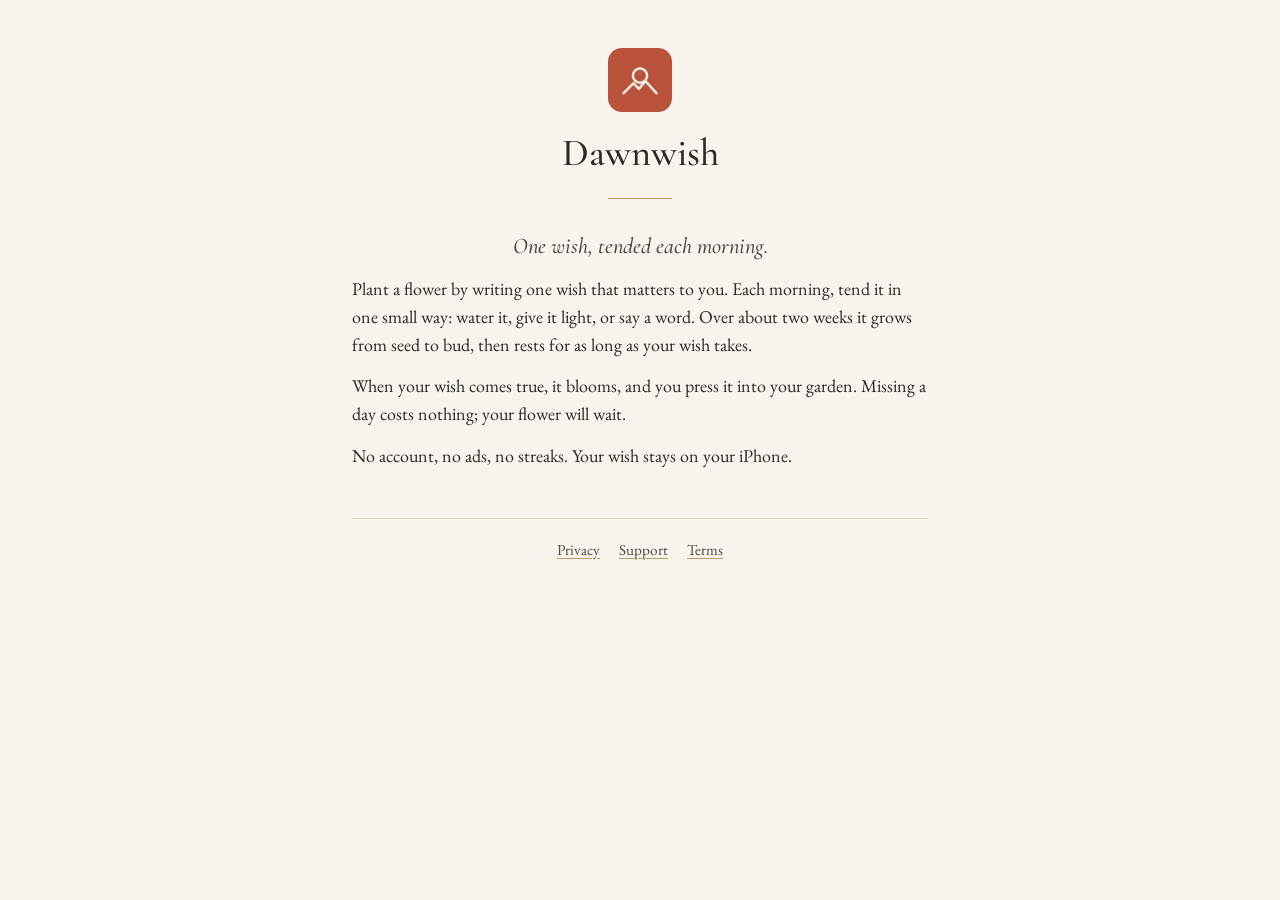
<file: index.html>
<!doctype html>
<html lang="en">
<head>
  <meta charset="utf-8">
  <meta name="viewport" content="width=device-width, initial-scale=1">
  <title>Dawnwish</title>
  <meta name="description" content="Plant one wish that matters, and tend it each morning.">
  <link rel="icon" href="icon.png">
  <link rel="stylesheet" href="style.css">
</head>
<body>
<main>
  <img class="seal" src="icon.png" alt="">
  <h1>Dawnwish</h1>
  <hr class="ornament">
  <p class="lead">One wish, tended each morning.</p>
  <p>Plant a flower by writing one wish that matters to you. Each morning, tend it in one small way: water it, give it light, or say a word. Over about two weeks it grows from seed to bud, then rests for as long as your wish takes.</p>
  <p>When your wish comes true, it blooms, and you press it into your garden. Missing a day costs nothing; your flower will wait.</p>
  <p>No account, no ads, no streaks. Your wish stays on your iPhone.</p>

  <footer>
    <a href="privacy.html">Privacy</a>
    <a href="support.html">Support</a>
    <a href="terms.html">Terms</a>
  </footer>
</main>
</body>
</html>
</file>
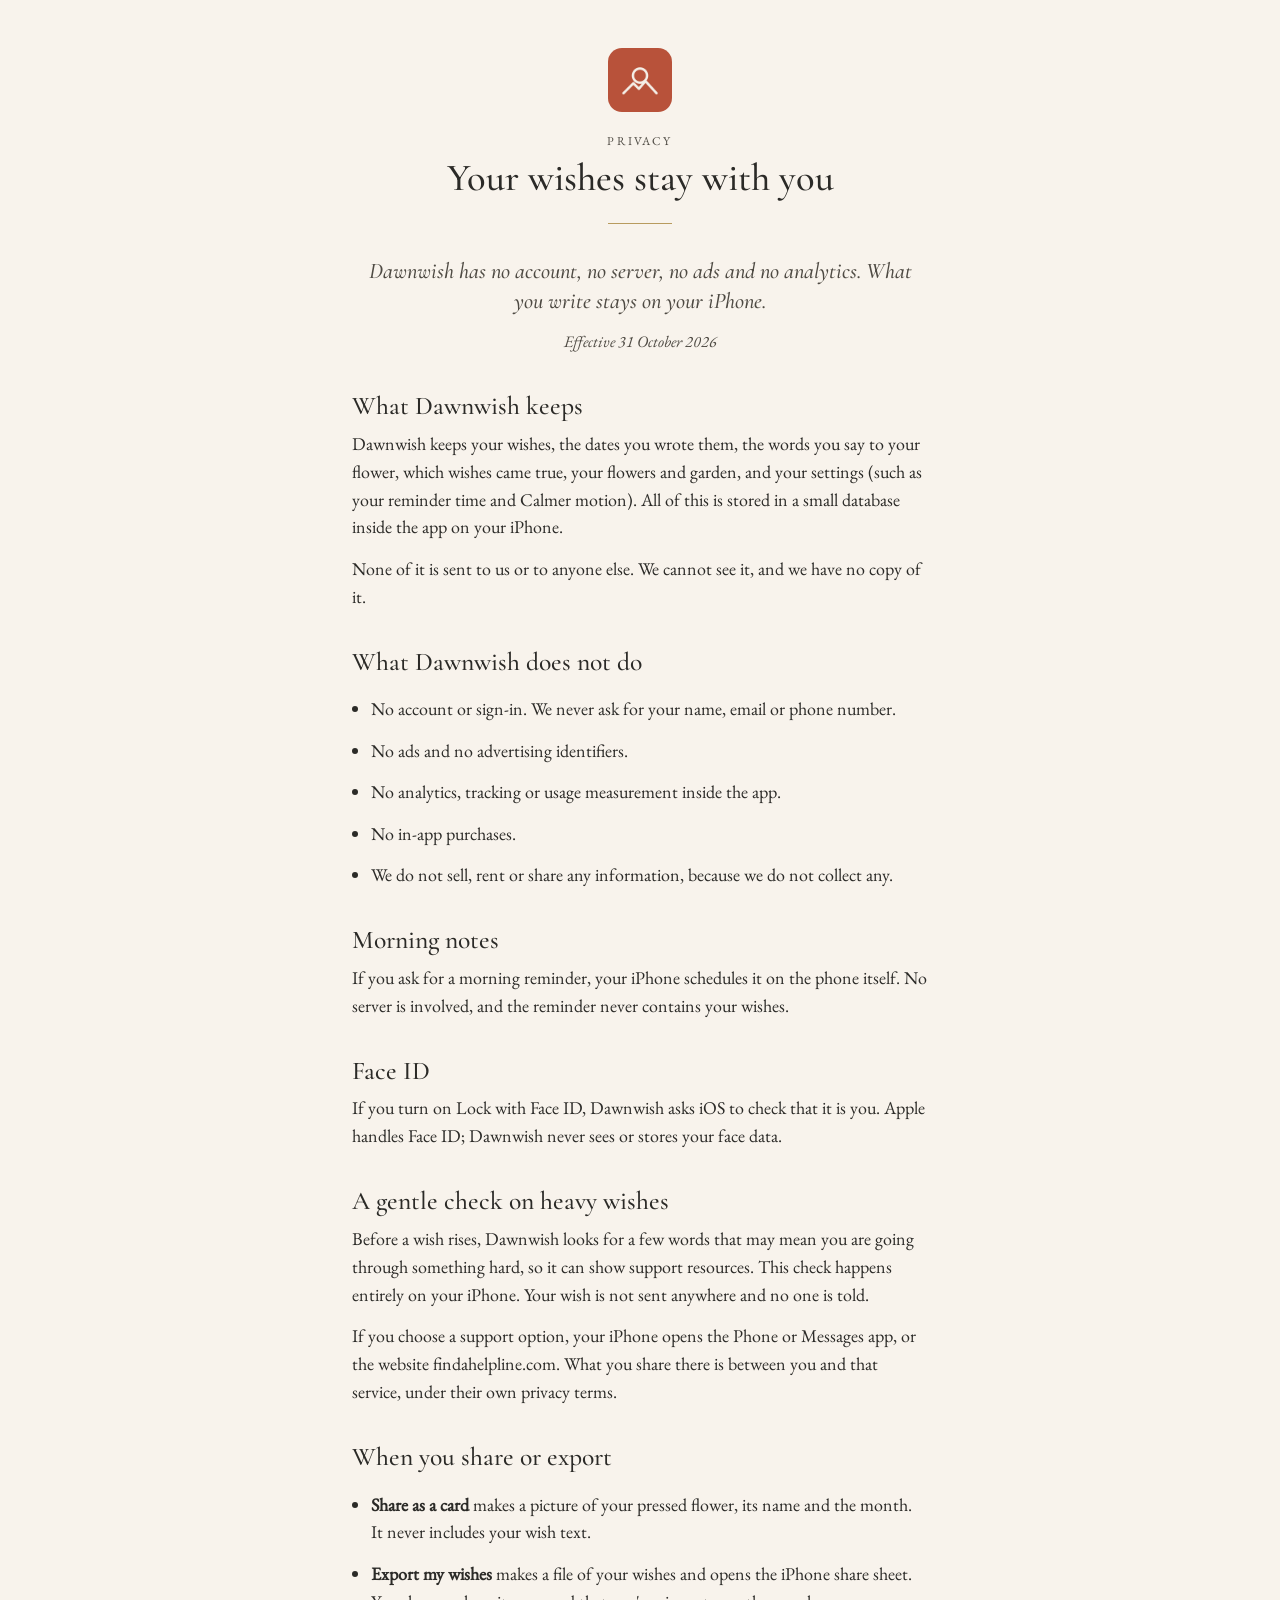
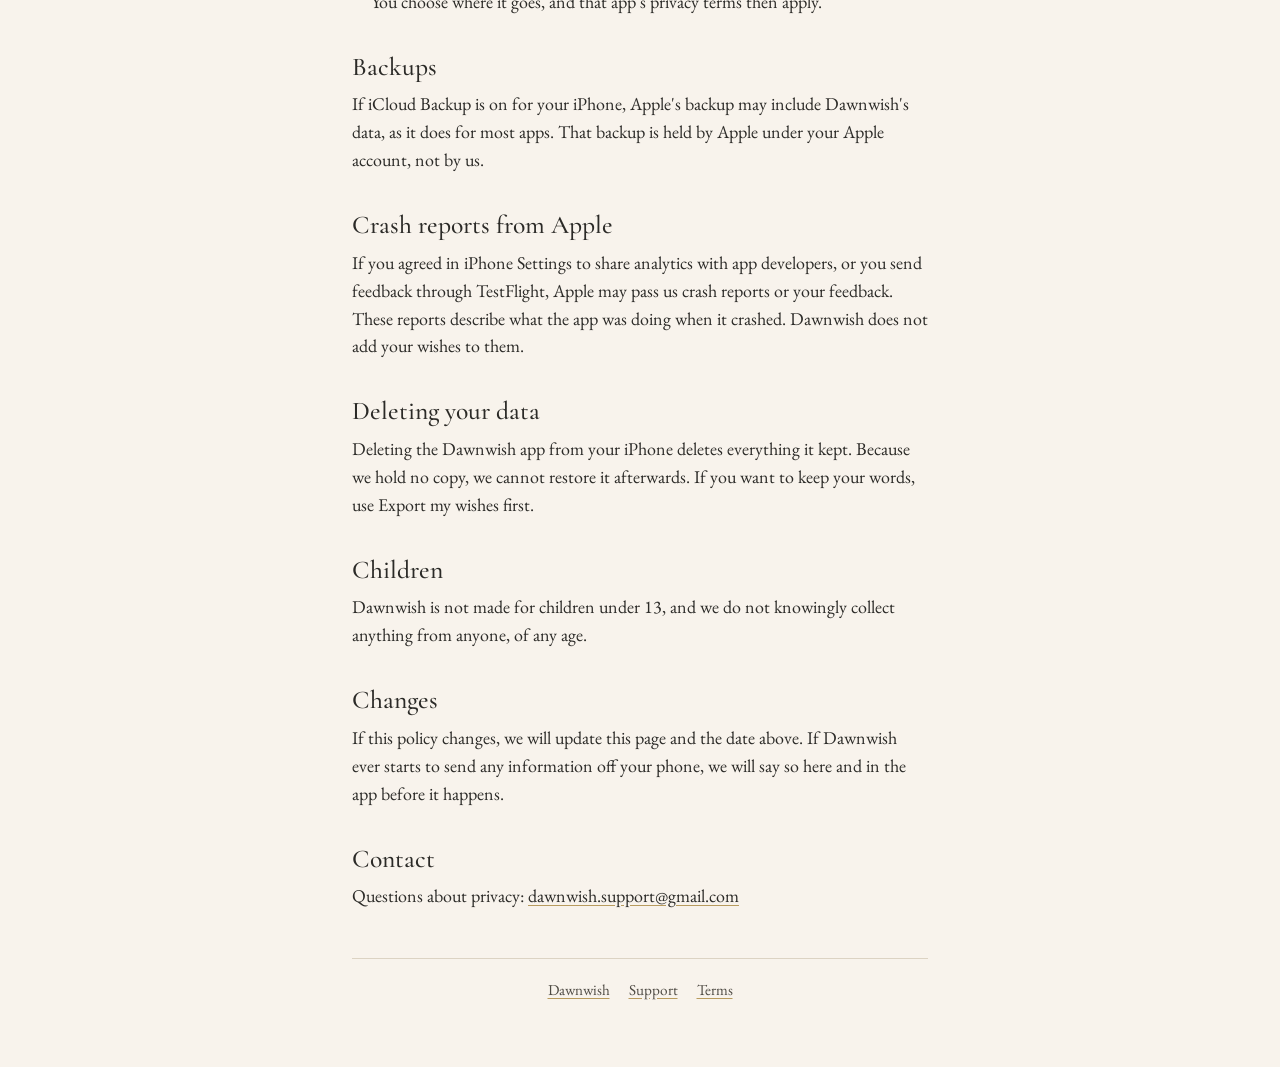
<file: privacy.html>
<!doctype html>
<html lang="en">
<head>
  <meta charset="utf-8">
  <meta name="viewport" content="width=device-width, initial-scale=1">
  <title>Dawnwish Privacy Policy</title>
  <meta name="description" content="How Dawnwish handles your wishes: they stay on your iPhone.">
  <link rel="icon" href="icon.png">
  <link rel="stylesheet" href="style.css">
</head>
<body>
<main>
  <img class="seal" src="icon.png" alt="">
  <p class="eyebrow">Privacy</p>
  <h1>Your wishes stay with you</h1>
  <hr class="ornament">

  <p class="lead">Dawnwish has no account, no server, no ads and no analytics. What you write stays on your iPhone.</p>
  <p class="meta">Effective 31 October 2026</p>

  <h2>What Dawnwish keeps</h2>
  <p>Dawnwish keeps your wishes, the dates you wrote them, the words you say to your flower, which wishes came true, your flowers and garden, and your settings (such as your reminder time and Calmer motion). All of this is stored in a small database inside the app on your iPhone.</p>
  <p>None of it is sent to us or to anyone else. We cannot see it, and we have no copy of it.</p>

  <h2>What Dawnwish does not do</h2>
  <ul>
    <li>No account or sign-in. We never ask for your name, email or phone number.</li>
    <li>No ads and no advertising identifiers.</li>
    <li>No analytics, tracking or usage measurement inside the app.</li>
    <li>No in-app purchases.</li>
    <li>We do not sell, rent or share any information, because we do not collect any.</li>
  </ul>

  <h2>Morning notes</h2>
  <p>If you ask for a morning reminder, your iPhone schedules it on the phone itself. No server is involved, and the reminder never contains your wishes.</p>

  <h2>Face ID</h2>
  <p>If you turn on Lock with Face ID, Dawnwish asks iOS to check that it is you. Apple handles Face ID; Dawnwish never sees or stores your face data.</p>

  <h2>A gentle check on heavy wishes</h2>
  <p>Before a wish rises, Dawnwish looks for a few words that may mean you are going through something hard, so it can show support resources. This check happens entirely on your iPhone. Your wish is not sent anywhere and no one is told.</p>
  <p>If you choose a support option, your iPhone opens the Phone or Messages app, or the website findahelpline.com. What you share there is between you and that service, under their own privacy terms.</p>

  <h2>When you share or export</h2>
  <ul>
    <li><strong>Share as a card</strong> makes a picture of your pressed flower, its name and the month. It never includes your wish text.</li>
    <li><strong>Export my wishes</strong> makes a file of your wishes and opens the iPhone share sheet. You choose where it goes, and that app's privacy terms then apply.</li>
  </ul>

  <h2>Backups</h2>
  <p>If iCloud Backup is on for your iPhone, Apple's backup may include Dawnwish's data, as it does for most apps. That backup is held by Apple under your Apple account, not by us.</p>

  <h2>Crash reports from Apple</h2>
  <p>If you agreed in iPhone Settings to share analytics with app developers, or you send feedback through TestFlight, Apple may pass us crash reports or your feedback. These reports describe what the app was doing when it crashed. Dawnwish does not add your wishes to them.</p>

  <h2>Deleting your data</h2>
  <p>Deleting the Dawnwish app from your iPhone deletes everything it kept. Because we hold no copy, we cannot restore it afterwards. If you want to keep your words, use Export my wishes first.</p>

  <h2>Children</h2>
  <p>Dawnwish is not made for children under 13, and we do not knowingly collect anything from anyone, of any age.</p>

  <h2>Changes</h2>
  <p>If this policy changes, we will update this page and the date above. If Dawnwish ever starts to send any information off your phone, we will say so here and in the app before it happens.</p>

  <h2>Contact</h2>
  <p>Questions about privacy: <a href="mailto:dawnwish.support@gmail.com">dawnwish.support@gmail.com</a></p>

  <footer>
    <a href="index.html">Dawnwish</a>
    <a href="support.html">Support</a>
    <a href="terms.html">Terms</a>
  </footer>
</main>
</body>
</html>
</file>
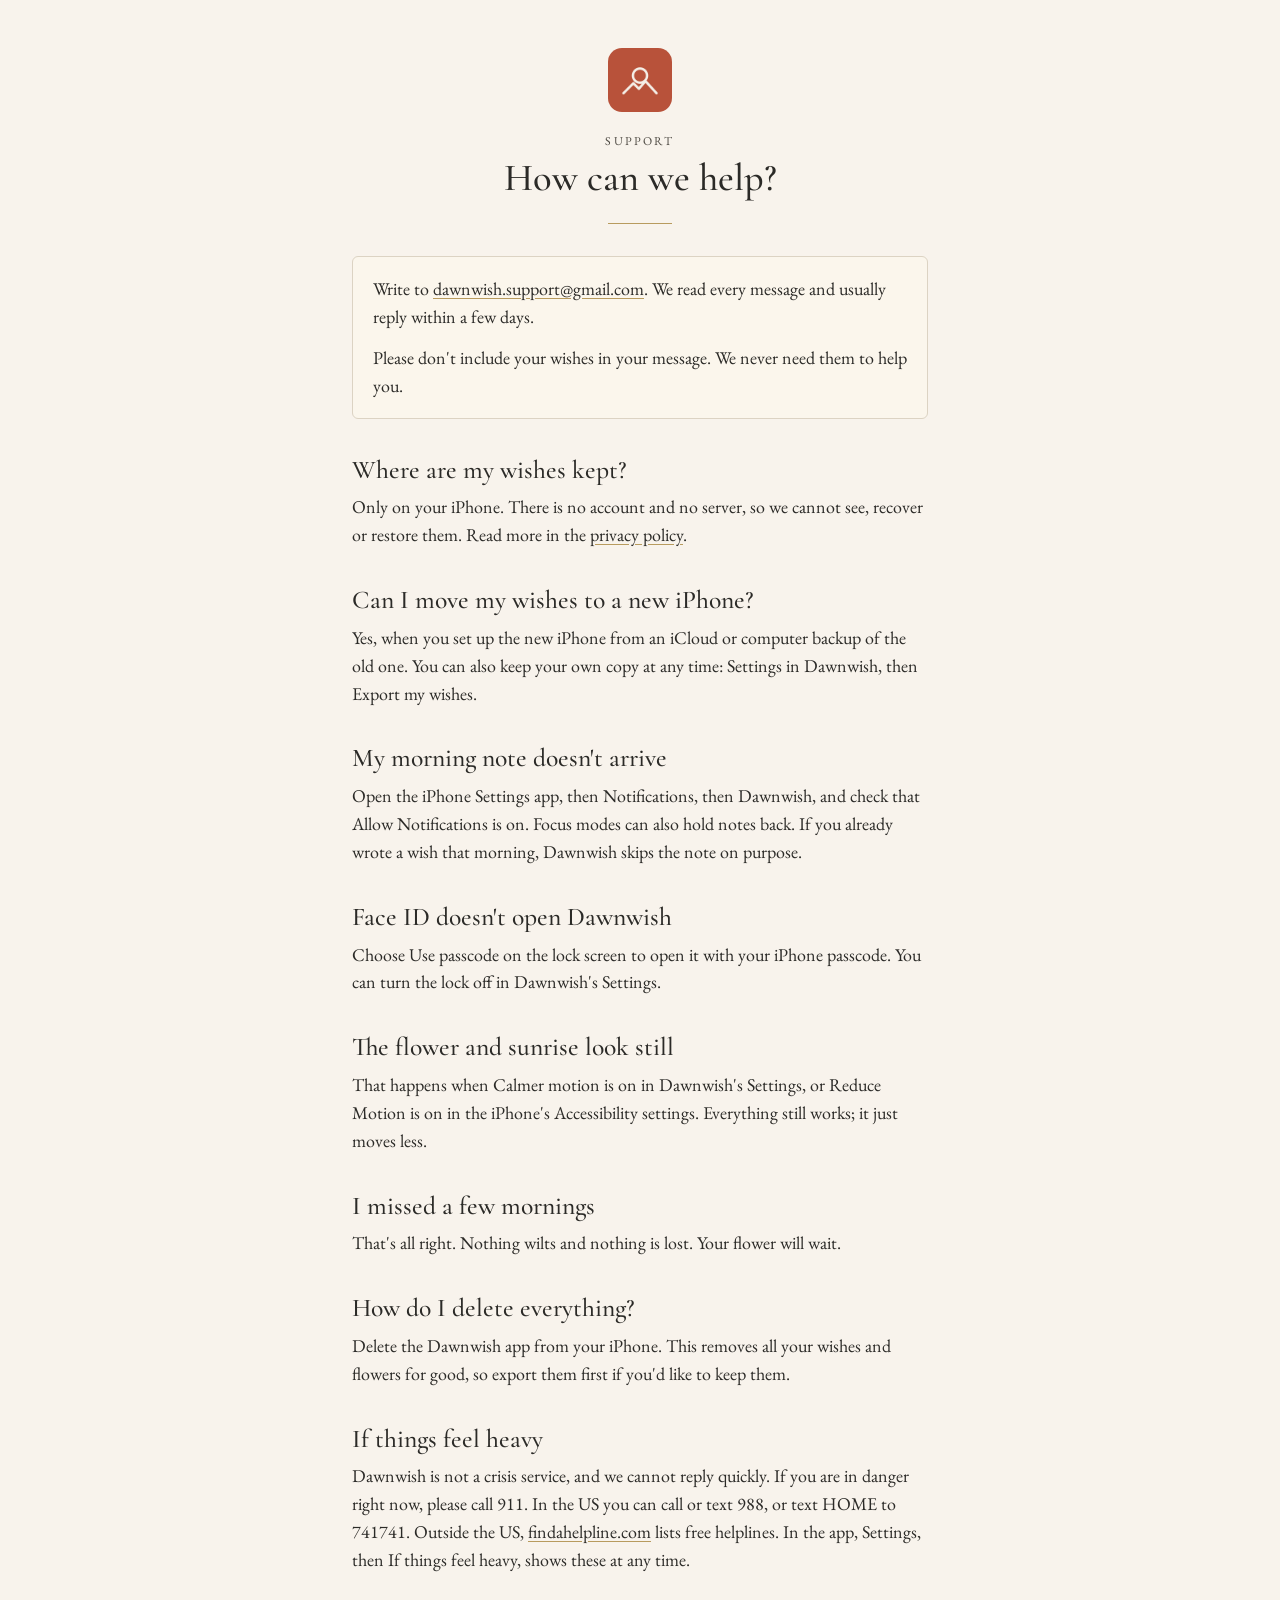
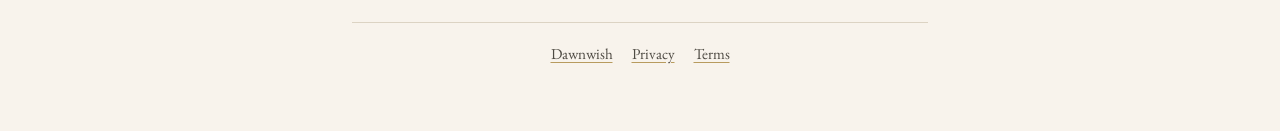
<file: support.html>
<!doctype html>
<html lang="en">
<head>
  <meta charset="utf-8">
  <meta name="viewport" content="width=device-width, initial-scale=1">
  <title>Dawnwish Support</title>
  <meta name="description" content="Help with Dawnwish, and how to reach us.">
  <link rel="icon" href="icon.png">
  <link rel="stylesheet" href="style.css">
</head>
<body>
<main>
  <img class="seal" src="icon.png" alt="">
  <p class="eyebrow">Support</p>
  <h1>How can we help?</h1>
  <hr class="ornament">

  <div class="card">
    <p>Write to <a href="mailto:dawnwish.support@gmail.com">dawnwish.support@gmail.com</a>. We read every message and usually reply within a few days.</p>
    <p>Please don't include your wishes in your message. We never need them to help you.</p>
  </div>

  <h2>Where are my wishes kept?</h2>
  <p>Only on your iPhone. There is no account and no server, so we cannot see, recover or restore them. Read more in the <a href="privacy.html">privacy policy</a>.</p>

  <h2>Can I move my wishes to a new iPhone?</h2>
  <p>Yes, when you set up the new iPhone from an iCloud or computer backup of the old one. You can also keep your own copy at any time: Settings in Dawnwish, then Export my wishes.</p>

  <h2>My morning note doesn't arrive</h2>
  <p>Open the iPhone Settings app, then Notifications, then Dawnwish, and check that Allow Notifications is on. Focus modes can also hold notes back. If you already wrote a wish that morning, Dawnwish skips the note on purpose.</p>

  <h2>Face ID doesn't open Dawnwish</h2>
  <p>Choose Use passcode on the lock screen to open it with your iPhone passcode. You can turn the lock off in Dawnwish's Settings.</p>

  <h2>The flower and sunrise look still</h2>
  <p>That happens when Calmer motion is on in Dawnwish's Settings, or Reduce Motion is on in the iPhone's Accessibility settings. Everything still works; it just moves less.</p>

  <h2>I missed a few mornings</h2>
  <p>That's all right. Nothing wilts and nothing is lost. Your flower will wait.</p>

  <h2>How do I delete everything?</h2>
  <p>Delete the Dawnwish app from your iPhone. This removes all your wishes and flowers for good, so export them first if you'd like to keep them.</p>

  <h2>If things feel heavy</h2>
  <p>Dawnwish is not a crisis service, and we cannot reply quickly. If you are in danger right now, please call 911. In the US you can call or text 988, or text HOME to 741741. Outside the US, <a href="https://findahelpline.com">findahelpline.com</a> lists free helplines. In the app, Settings, then If things feel heavy, shows these at any time.</p>

  <footer>
    <a href="index.html">Dawnwish</a>
    <a href="privacy.html">Privacy</a>
    <a href="terms.html">Terms</a>
  </footer>
</main>
</body>
</html>
</file>
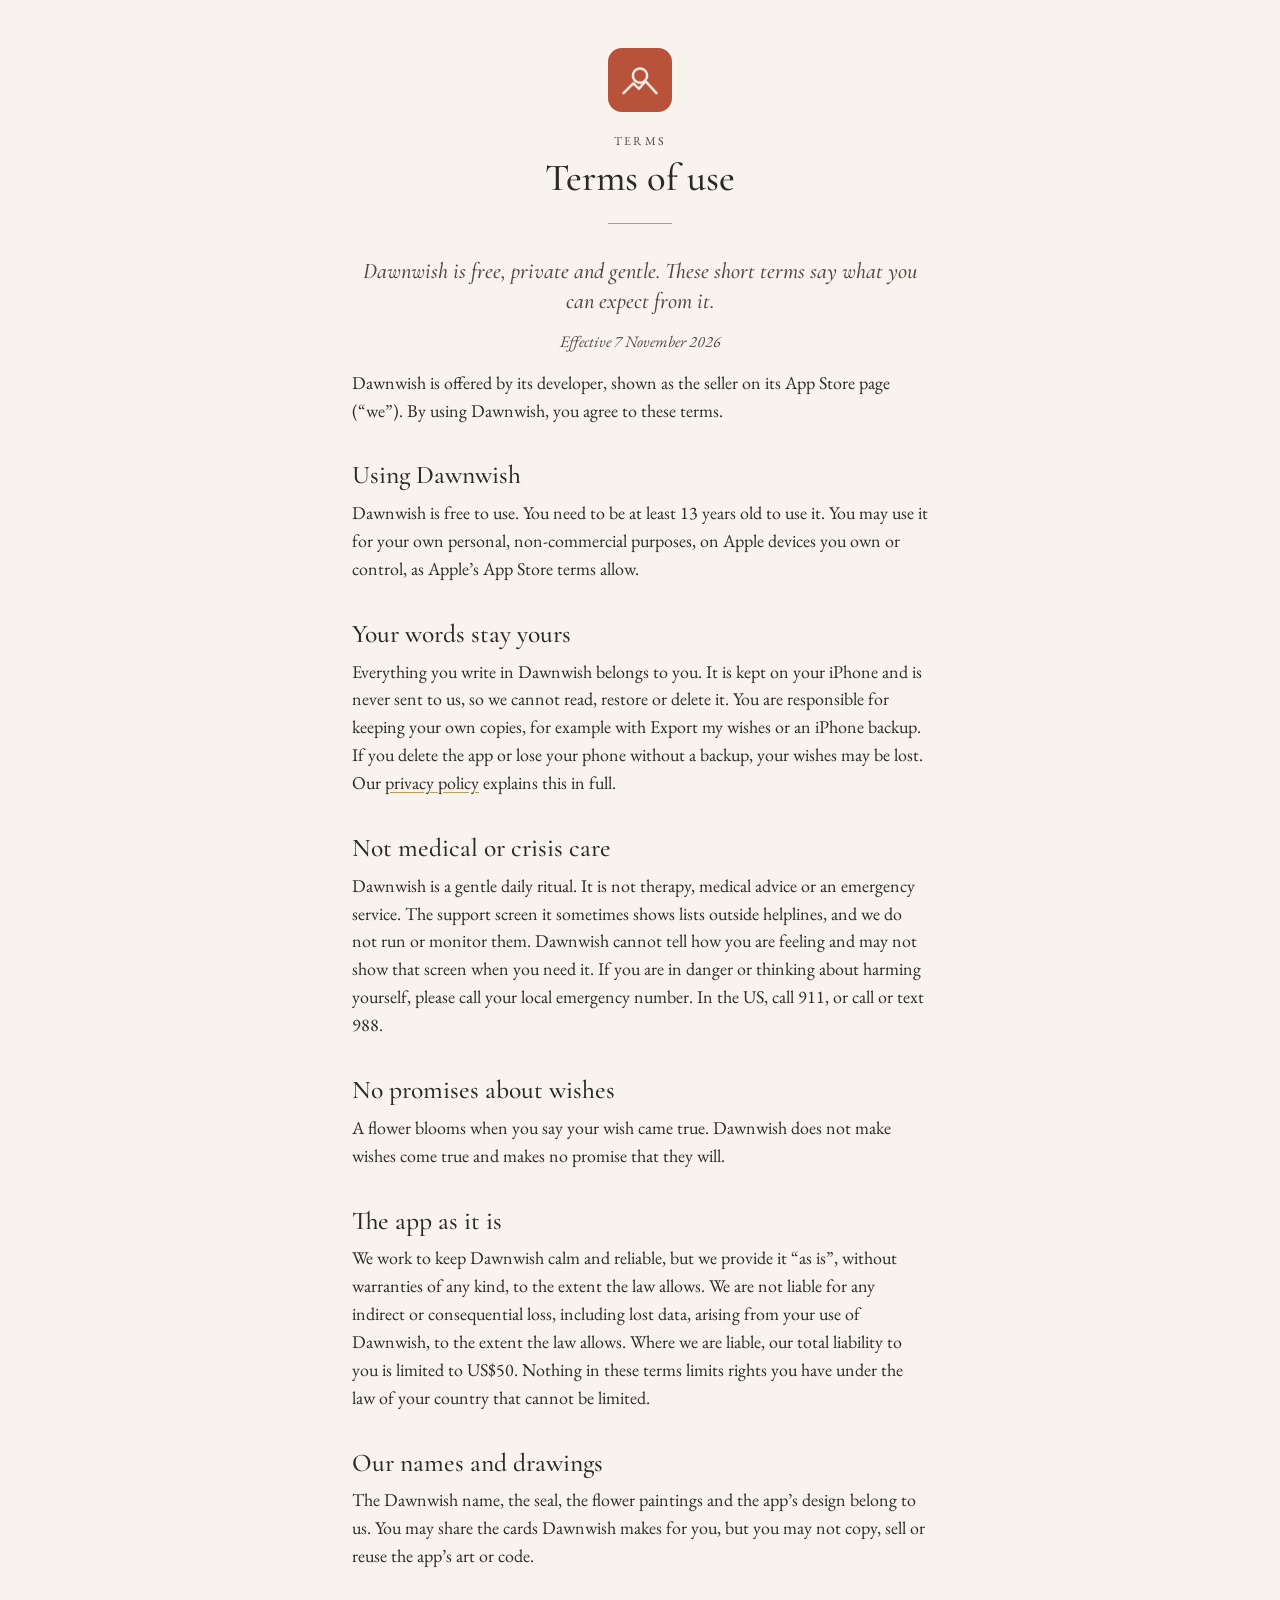
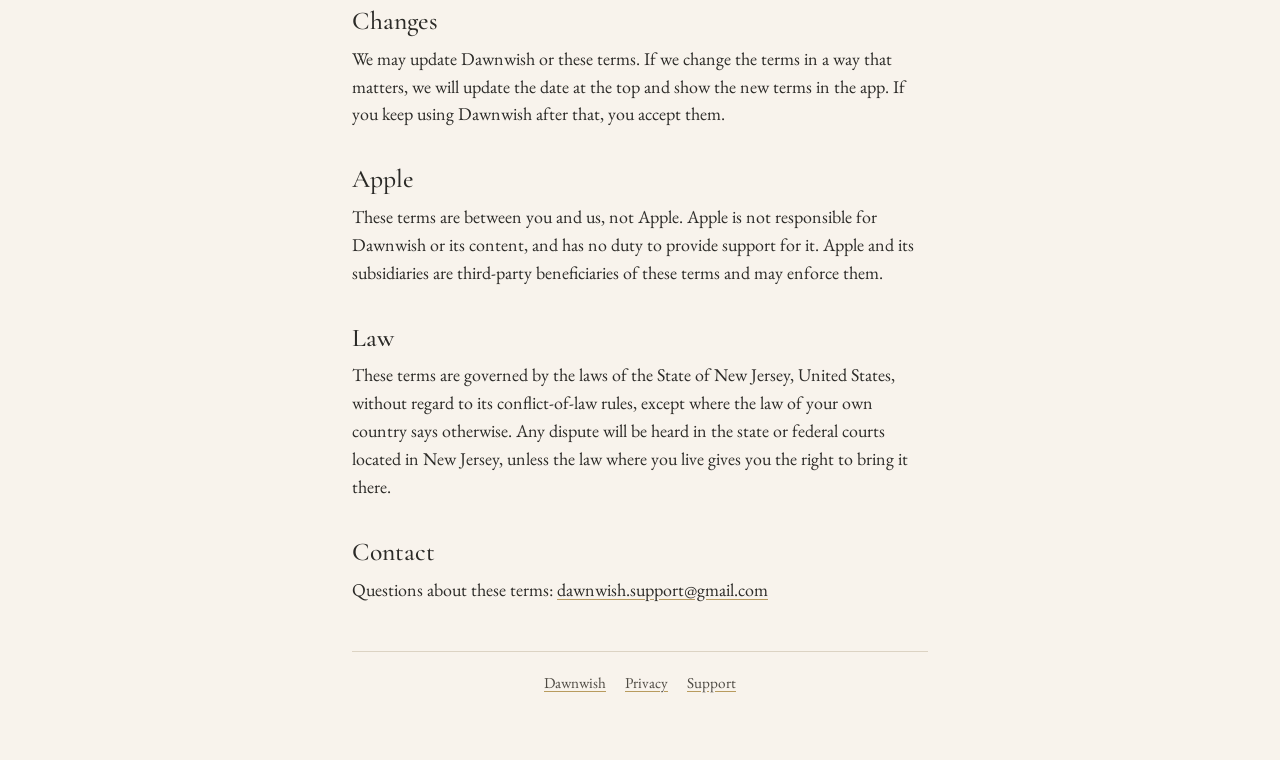
<file: terms.html>
<!doctype html>
<html lang="en">
<head>
  <meta charset="utf-8">
  <meta name="viewport" content="width=device-width, initial-scale=1">
  <title>Dawnwish Terms of Use</title>
  <meta name="description" content="The terms for using Dawnwish, a calm, private morning wish app.">
  <link rel="icon" href="icon.png">
  <link rel="stylesheet" href="style.css">
</head>
<body>
<main>
  <img class="seal" src="icon.png" alt="">
  <p class="eyebrow">Terms</p>
  <h1>Terms of use</h1>
  <hr class="ornament">

  <p class="lead">Dawnwish is free, private and gentle. These short terms say what you can expect from it.</p>
  <p class="meta">Effective 7 November 2026</p>

  <p>Dawnwish is offered by its developer, shown as the seller on its App Store page (&ldquo;we&rdquo;). By using Dawnwish, you agree to these terms.</p>

  <h2>Using Dawnwish</h2>
  <p>Dawnwish is free to use. You need to be at least 13 years old to use it. You may use it for your own personal, non-commercial purposes, on Apple devices you own or control, as Apple&rsquo;s App Store terms allow.</p>

  <h2>Your words stay yours</h2>
  <p>Everything you write in Dawnwish belongs to you. It is kept on your iPhone and is never sent to us, so we cannot read, restore or delete it. You are responsible for keeping your own copies, for example with Export my wishes or an iPhone backup. If you delete the app or lose your phone without a backup, your wishes may be lost. Our <a href="privacy.html">privacy policy</a> explains this in full.</p>

  <h2>Not medical or crisis care</h2>
  <p>Dawnwish is a gentle daily ritual. It is not therapy, medical advice or an emergency service. The support screen it sometimes shows lists outside helplines, and we do not run or monitor them. Dawnwish cannot tell how you are feeling and may not show that screen when you need it. If you are in danger or thinking about harming yourself, please call your local emergency number. In the US, call 911, or call or text 988.</p>

  <h2>No promises about wishes</h2>
  <p>A flower blooms when you say your wish came true. Dawnwish does not make wishes come true and makes no promise that they will.</p>

  <h2>The app as it is</h2>
  <p>We work to keep Dawnwish calm and reliable, but we provide it &ldquo;as is&rdquo;, without warranties of any kind, to the extent the law allows. We are not liable for any indirect or consequential loss, including lost data, arising from your use of Dawnwish, to the extent the law allows. Where we are liable, our total liability to you is limited to US$50. Nothing in these terms limits rights you have under the law of your country that cannot be limited.</p>

  <h2>Our names and drawings</h2>
  <p>The Dawnwish name, the seal, the flower paintings and the app&rsquo;s design belong to us. You may share the cards Dawnwish makes for you, but you may not copy, sell or reuse the app&rsquo;s art or code.</p>

  <h2>Changes</h2>
  <p>We may update Dawnwish or these terms. If we change the terms in a way that matters, we will update the date at the top and show the new terms in the app. If you keep using Dawnwish after that, you accept them.</p>

  <h2>Apple</h2>
  <p>These terms are between you and us, not Apple. Apple is not responsible for Dawnwish or its content, and has no duty to provide support for it. Apple and its subsidiaries are third-party beneficiaries of these terms and may enforce them.</p>

  <h2>Law</h2>
  <p>These terms are governed by the laws of the State of New Jersey, United States, without regard to its conflict-of-law rules, except where the law of your own country says otherwise. Any dispute will be heard in the state or federal courts located in New Jersey, unless the law where you live gives you the right to bring it there.</p>

  <h2>Contact</h2>
  <p>Questions about these terms: <a href="mailto:dawnwish.support@gmail.com">dawnwish.support@gmail.com</a></p>

  <footer>
    <a href="index.html">Dawnwish</a>
    <a href="privacy.html">Privacy</a>
    <a href="support.html">Support</a>
  </footer>
</main>
</body>
</html>
</file>
<file: style.css>
/* Dawnwish public pages: privacy and support. Colours and fonts follow src/theme/tokens.ts. */

@font-face { font-family: "Cormorant Garamond"; font-weight: 500; font-style: normal; font-display: swap; src: url("fonts/CormorantGaramond_500Medium.ttf") format("truetype"); }
@font-face { font-family: "Cormorant Garamond"; font-weight: 500; font-style: italic; font-display: swap; src: url("fonts/CormorantGaramond_500Medium_Italic.ttf") format("truetype"); }
@font-face { font-family: "EB Garamond"; font-weight: 400; font-style: normal; font-display: swap; src: url("fonts/EBGaramond_400Regular.ttf") format("truetype"); }
@font-face { font-family: "EB Garamond"; font-weight: 400; font-style: italic; font-display: swap; src: url("fonts/EBGaramond_400Regular_Italic.ttf") format("truetype"); }

:root {
  --paper: #F8F3EC;
  --card: #FBF6EC;
  --ink: #2B2A27;
  --ink-soft: #4E4A43;
  --gold: #B89B5E;
  --hairline: #DCD3C3;
  --display: "Cormorant Garamond", Georgia, serif;
  --body: "EB Garamond", Georgia, serif;
}

* { box-sizing: border-box; }

html { -webkit-text-size-adjust: 100%; }

body {
  margin: 0;
  background: var(--paper);
  color: var(--ink);
  font-family: var(--body);
  font-size: 1.125rem;
  line-height: 1.55;
}

main {
  max-width: 38rem;
  margin: 0 auto;
  padding: 3rem 1rem 4rem;
}

.seal { display: block; width: 64px; height: 64px; margin: 0 auto 1.25rem; border-radius: 14px; }

.eyebrow {
  margin: 0;
  text-align: center;
  font-size: 0.75rem;
  letter-spacing: 0.18em;
  text-transform: uppercase;
  color: var(--ink-soft);
}

h1 {
  margin: 0.4rem 0 0;
  text-align: center;
  font-family: var(--display);
  font-weight: 500;
  font-size: 2.4rem;
  line-height: 1.1;
}

.ornament { display: block; width: 4rem; height: 1px; margin: 1.5rem auto 2rem; background: var(--gold); border: 0; }

.lead {
  text-align: center;
  font-family: var(--display);
  font-style: italic;
  font-size: 1.4rem;
  line-height: 1.35;
  color: var(--ink-soft);
}

h2 {
  margin: 2.25rem 0 0.5rem;
  font-family: var(--display);
  font-weight: 500;
  font-size: 1.6rem;
  line-height: 1.2;
}

p, li { margin: 0 0 0.85rem; }
ul { padding-left: 1.2rem; }

a { color: var(--ink); text-decoration-color: var(--gold); text-underline-offset: 0.18em; }

.card {
  margin: 1.5rem 0;
  padding: 1.1rem 1.25rem;
  background: var(--card);
  border: 1px solid var(--hairline);
  border-radius: 6px;
}
.card p:last-child { margin-bottom: 0; }

.meta { color: var(--ink-soft); font-style: italic; font-size: 1rem; text-align: center; }

footer {
  margin-top: 3rem;
  padding-top: 1.25rem;
  border-top: 1px solid var(--hairline);
  text-align: center;
  font-size: 0.95rem;
  color: var(--ink-soft);
}
footer a { margin: 0 0.5rem; color: var(--ink-soft); }
</file>
